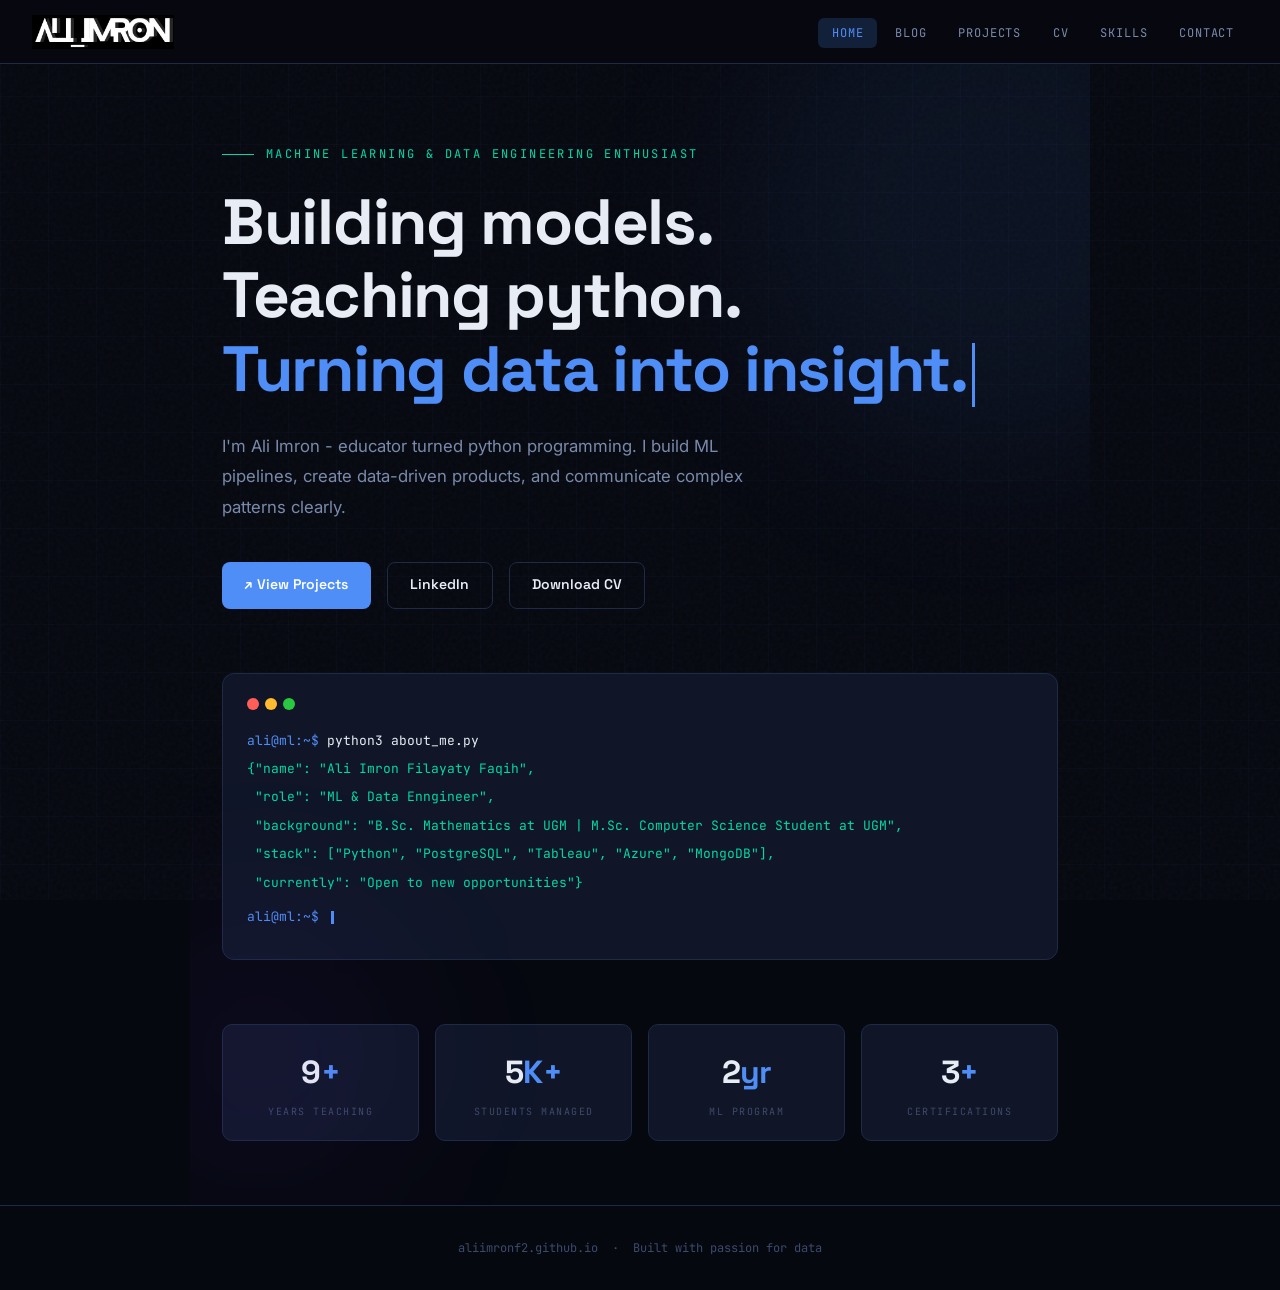
<file: index.html>
<!DOCTYPE html>
<html lang="en">
<head>
  <meta charset="UTF-8" />
  <meta name="viewport" content="width=device-width, initial-scale=1.0" />
  <meta property="og:description" content="Building models. Teaching python. Turning data into insight." />
  <link rel="icon" type="image/png" href="favicon.png">
  <link rel="apple-touch-icon" href="favicon.png">
  <title>Ali Imron - ML & Data Engineering Enthusiast</title>
  <link rel="stylesheet" href="style.css" />
  <style>
    .hero {
      position: relative;
      min-height: calc(100vh - 64px);
      display: flex;
      flex-direction: column;
      justify-content: center;
      overflow: hidden;
      padding: 5rem 2rem 4rem;
      max-width: 900px;
      margin: 0 auto;
    }

    .hero-eyebrow {
      font-family: var(--mono);
      font-size: 12px;
      letter-spacing: 0.2em;
      text-transform: uppercase;
      color: var(--green);
      margin-bottom: 1.25rem;
      display: flex;
      align-items: center;
      gap: 0.75rem;
    }

    .hero-eyebrow::before {
      content: '';
      display: block;
      width: 32px;
      height: 1px;
      background: var(--green);
    }

    .hero h1 {
      margin-bottom: 1.5rem;
    }

    .hero h1 span.accent {
      color: var(--accent);
      position: relative;
    }

    .hero-desc {
      max-width: 560px;
      color: var(--text-muted);
      font-size: 1.05rem;
      margin-bottom: 2.5rem;
    }

    .hero-actions {
      display: flex;
      gap: 1rem;
      flex-wrap: wrap;
    }

    /* Blinking cursor */
    .cursor {
      display: inline-block;
      width: 3px;
      height: 1em;
      background: var(--accent);
      vertical-align: middle;
      margin-left: 4px;
      animation: blink 1s step-end infinite;
    }
    @keyframes blink { 50% { opacity: 0; } }

    /* TERMINAL CARD */
    .terminal {
      background: var(--surface);
      border: 1px solid var(--border);
      border-radius: 12px;
      padding: 1.5rem;
      font-family: var(--mono);
      font-size: 13px;
      color: var(--text-muted);
      margin-top: 4rem;
    }

    .terminal-bar {
      display: flex;
      gap: 6px;
      margin-bottom: 1.25rem;
    }

    .terminal-bar span {
      width: 12px;
      height: 12px;
      border-radius: 50%;
    }

    .terminal-bar .t-red { background: #ff5f57; }
    .terminal-bar .t-yellow { background: #febc2e; }
    .terminal-bar .t-green { background: #28c840; }

    .terminal-line { margin-bottom: 0.4rem; }
    .terminal-line .prompt { color: var(--accent); }
    .terminal-line .cmd { color: var(--text); }
    .terminal-line .out { color: var(--green); }
    .terminal-line .comment { color: var(--text-dim); }

    /* STATS ROW */
    .stats-row {
      display: grid;
      grid-template-columns: repeat(auto-fit, minmax(160px, 1fr));
      gap: 1rem;
      margin-top: 4rem;
    }

    .stat-card {
      background: var(--surface);
      border: 1px solid var(--border);
      border-radius: 10px;
      padding: 1.25rem 1.5rem;
      text-align: center;
    }

    .stat-card .stat-num {
      font-family: var(--sans);
      font-size: 2rem;
      font-weight: 700;
      color: var(--text);
      letter-spacing: -0.03em;
    }

    .stat-card .stat-num span {
      color: var(--accent);
    }

    .stat-card .stat-label {
      font-family: var(--mono);
      font-size: 10px;
      letter-spacing: 0.15em;
      text-transform: uppercase;
      color: var(--text-dim);
      margin-top: 0.25rem;
    }

    /* GLOW blobs */
    .blob1 {
      width: 500px; height: 500px;
      background: rgba(79,142,247,0.07);
      top: -100px; right: -150px;
    }
    .blob2 {
      width: 300px; height: 300px;
      background: rgba(124,58,237,0.06);
      bottom: 0; left: -80px;
    }
  </style>
</head>
<body>
  <div class="grid-bg"></div>

  <nav>
    <a href="index.html" class="logo"><img src="logo.png" alt="Ali Imron" /></a>
    <button class="nav-toggle" onclick="document.querySelector('nav ul').classList.toggle('open')">☰</button>
    <ul>
      <li><a href="index.html" class="active">Home</a></li>
      <li><a href="blog.html">Blog</a></li>
      <li><a href="projects.html">Projects</a></li>
      <li><a href="cv.html">CV</a></li>
      <li><a href="skills.html">Skills</a></li>
      <li><a href="contact.html">Contact</a></li>
    </ul>
  </nav>

  <main>
    <div class="hero">
      <div class="glow-blob blob1"></div>
      <div class="glow-blob blob2"></div>

      <p class="hero-eyebrow">Machine Learning &amp; Data Engineering Enthusiast</p>
      <h1>
        Building models.<br>
        Teaching python.<br>
        <span class="accent">Turning data into insight.<span class="cursor"></span></span>
      </h1>
      <p class="hero-desc">
        I'm Ali Imron - educator turned python programming. I build ML pipelines, create data-driven products,
        and communicate complex patterns clearly.
      </p>
      <div class="hero-actions">
        <a href="projects.html" class="btn btn-primary">↗ View Projects</a>
        <a href="https://www.linkedin.com/in/ali-imron-filayaty-faqih/" class="btn btn-outline">LinkedIn</a>
        <a href="cv.html" class="btn btn-outline">Download CV</a>
      </div>

      <div class="terminal">
        <div class="terminal-bar">
          <span class="t-red"></span>
          <span class="t-yellow"></span>
          <span class="t-green"></span>
        </div>
        <div class="terminal-line">
          <span class="prompt">ali@ml:~$</span>
          <span class="cmd"> python3 about_me.py</span>
        </div>
        <div class="terminal-line"><span class="out">{"name": "Ali Imron Filayaty Faqih",</span></div>
        <div class="terminal-line"><span class="out">&nbsp;"role": "ML & Data Enngineer",</span></div>
        <div class="terminal-line"><span class="out">&nbsp;"background": "B.Sc. Mathematics at UGM | M.Sc. Computer Science Student at UGM",</span></div>
        <div class="terminal-line"><span class="out">&nbsp;"stack": ["Python", "PostgreSQL", "Tableau", "Azure", "MongoDB"],</span></div>
        <div class="terminal-line"><span class="out">&nbsp;"currently": "Open to new opportunities"}</span></div>
        <div class="terminal-line" style="margin-top:0.75rem">
          <span class="prompt">ali@ml:~$</span>
          <span class="cmd"> <span class="cursor"></span></span>
        </div>
      </div>

      <div class="stats-row">
        <div class="stat-card">
          <div class="stat-num">9<span>+</span></div>
          <div class="stat-label">Years Teaching</div>
        </div>
        <div class="stat-card">
          <div class="stat-num">5<span>K+</span></div>
          <div class="stat-label">Students Managed</div>
        </div>
        <div class="stat-card">
          <div class="stat-num">2<span>yr</span></div>
          <div class="stat-label">ML Program</div>
        </div>
        <div class="stat-card">
          <div class="stat-num">3<span>+</span></div>
          <div class="stat-label">Certifications</div>
        </div>
      </div>
    </div>
  </main>

  <footer>
    <span>aliimronf2.github.io</span> &nbsp;·&nbsp; <span>Built with passion for data</span>
  </footer>
</body>
</html>
</file>
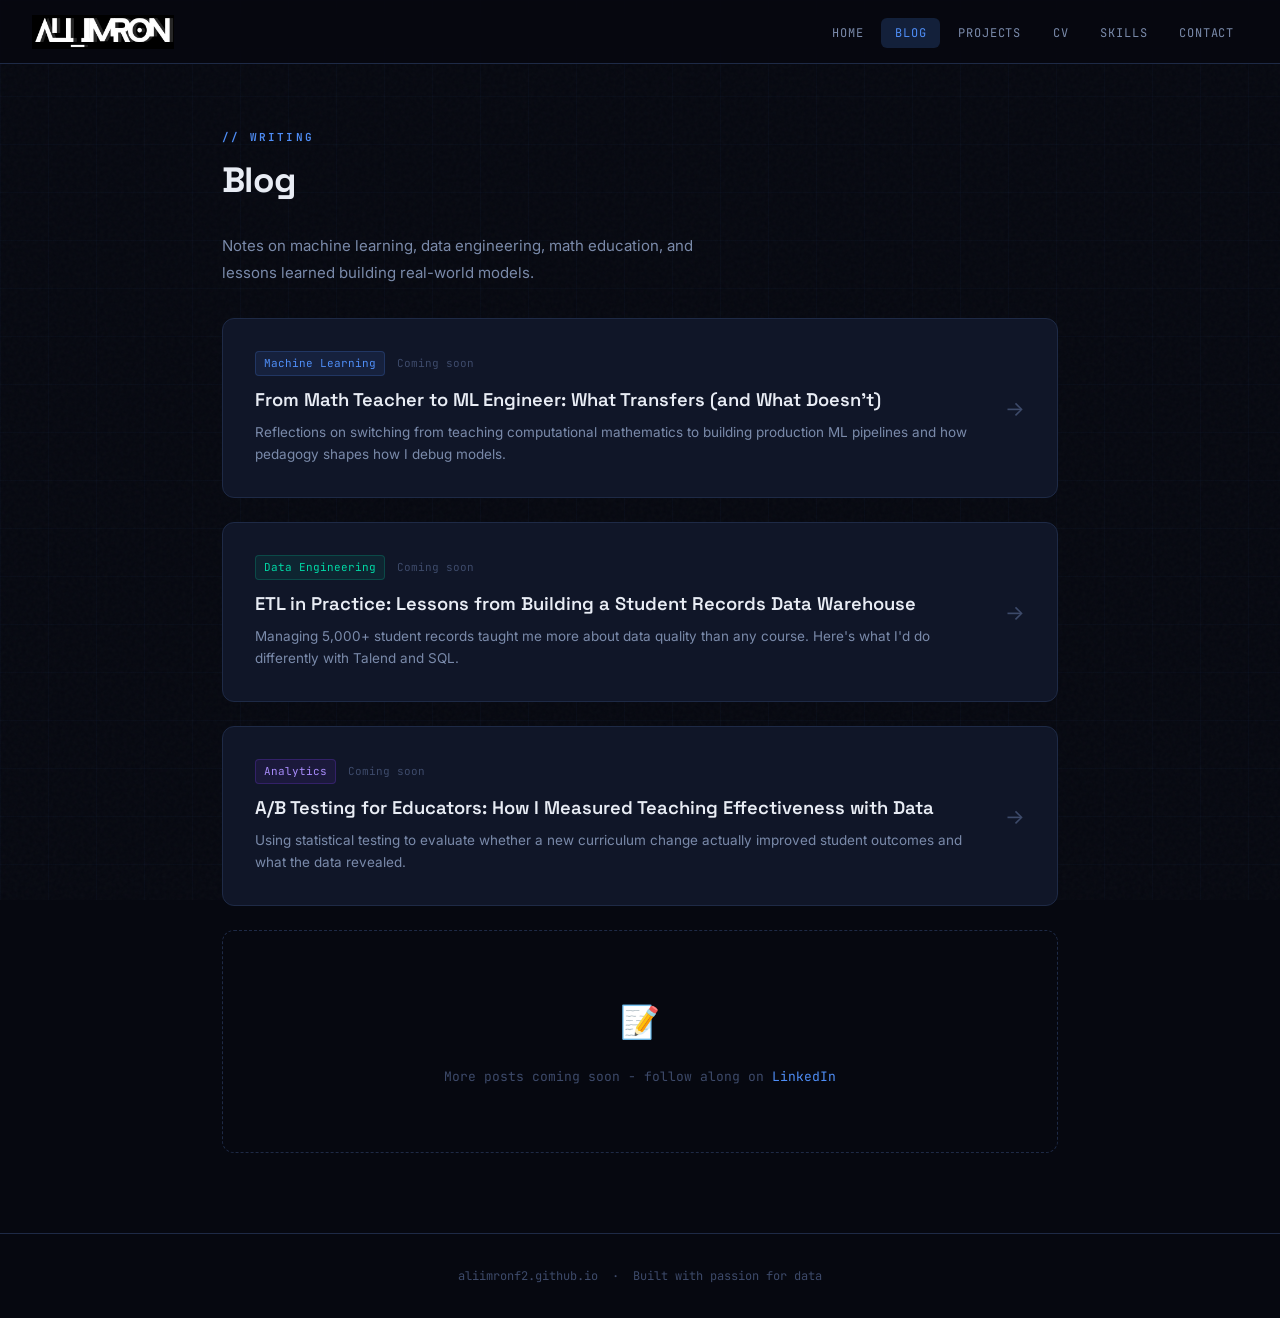
<file: blog.html>
<!DOCTYPE html>
<html lang="en">
<head>
  <meta charset="UTF-8" />
  <meta name="viewport" content="width=device-width, initial-scale=1.0" />
  <meta property="og:description" content="Building models. Teaching python. Turning data into insight." />
  <link rel="icon" type="image/png" href="favicon.png">
  <link rel="apple-touch-icon" href="favicon.png">
  <title>Blog - Ali Imron</title>
  <link rel="stylesheet" href="style.css" />
  <style>
    .page-header {
      max-width: 900px;
      margin: 0 auto;
      padding: 4rem 2rem 2rem;
    }

    .blog-grid {
      max-width: 900px;
      margin: 0 auto;
      padding: 0 2rem 5rem;
      display: grid;
      gap: 1.5rem;
    }

    .post-card {
      background: var(--surface);
      border: 1px solid var(--border);
      border-radius: 12px;
      padding: 2rem;
      display: grid;
      grid-template-columns: 1fr auto;
      gap: 1rem;
      text-decoration: none;
      color: inherit;
      transition: border-color 0.2s, transform 0.2s, box-shadow 0.2s;
    }

    .post-card:hover {
      border-color: rgba(79,142,247,0.4);
      transform: translateX(4px);
      box-shadow: 0 4px 24px rgba(79,142,247,0.07);
    }

    .post-meta {
      display: flex;
      align-items: center;
      gap: 0.75rem;
      margin-bottom: 0.75rem;
      flex-wrap: wrap;
    }

    .post-date {
      font-family: var(--mono);
      font-size: 11px;
      color: var(--text-dim);
    }

    .post-card h3 {
      font-family: var(--sans);
      font-size: 1.15rem;
      font-weight: 600;
      color: var(--text);
      margin-bottom: 0.5rem;
      line-height: 1.35;
    }

    .post-card p {
      font-size: 13.5px;
      color: var(--text-muted);
      line-height: 1.65;
    }

    .post-arrow {
      color: var(--text-dim);
      font-size: 1.3rem;
      align-self: center;
      transition: color 0.2s, transform 0.2s;
    }

    .post-card:hover .post-arrow {
      color: var(--accent);
      transform: translateX(4px);
    }

    .coming-soon {
      text-align: center;
      padding: 4rem 2rem;
      font-family: var(--mono);
      font-size: 13px;
      color: var(--text-dim);
      border: 1px dashed var(--border);
      border-radius: 12px;
    }
    .coming-soon .cs-icon { font-size: 2rem; margin-bottom: 1rem; }
  </style>
</head>
<body>
  <div class="grid-bg"></div>

  <nav>
    <a href="index.html" class="logo"><img src="logo.png" alt="Ali Imron" /></a>
    <button class="nav-toggle" onclick="document.querySelector('nav ul').classList.toggle('open')">☰</button>
    <ul>
      <li><a href="index.html">Home</a></li>
      <li><a href="blog.html" class="active">Blog</a></li>
      <li><a href="projects.html">Projects</a></li>
      <li><a href="cv.html">CV</a></li>
      <li><a href="skills.html">Skills</a></li>
      <li><a href="contact.html">Contact</a></li>
    </ul>
  </nav>

  <main>
    <div class="page-header">
      <p class="section-label">// writing</p>
      <h2>Blog</h2>
      <p style="max-width:520px;">Notes on machine learning, data engineering, math education, and lessons learned building real-world models.</p>
    </div>

    <div class="blog-grid">

      <a href="#" class="post-card">
        <div>
          <div class="post-meta">
            <span class="tag">Machine Learning</span>
            <span class="post-date">Coming soon</span>
          </div>
          <h3>From Math Teacher to ML Engineer: What Transfers (and What Doesn't)</h3>
          <p>Reflections on switching from teaching computational mathematics to building production ML pipelines and how pedagogy shapes how I debug models.</p>
        </div>
        <span class="post-arrow">→</span>
      </a>

      <a href="#" class="post-card">
        <div>
          <div class="post-meta">
            <span class="tag green">Data Engineering</span>
            <span class="post-date">Coming soon</span>
          </div>
          <h3>ETL in Practice: Lessons from Building a Student Records Data Warehouse</h3>
          <p>Managing 5,000+ student records taught me more about data quality than any course. Here's what I'd do differently with Talend and SQL.</p>
        </div>
        <span class="post-arrow">→</span>
      </a>

      <a href="#" class="post-card">
        <div>
          <div class="post-meta">
            <span class="tag purple">Analytics</span>
            <span class="post-date">Coming soon</span>
          </div>
          <h3>A/B Testing for Educators: How I Measured Teaching Effectiveness with Data</h3>
          <p>Using statistical testing to evaluate whether a new curriculum change actually improved student outcomes and what the data revealed.</p>
        </div>
        <span class="post-arrow">→</span>
      </a>

      <div class="coming-soon">
        <div class="cs-icon">📝</div>
        <div>More posts coming soon - follow along on <a href="https://www.linkedin.com/in/ali-imron-filayaty-faqih/" target="_blank" style="color:var(--accent);text-decoration:none;">LinkedIn</a></div>
      </div>

    </div>
  </main>

  <footer>
    <span>aliimronf2.github.io</span> &nbsp;·&nbsp; <span>Built with passion for data</span>
  </footer>
</body>
</html>
</file>
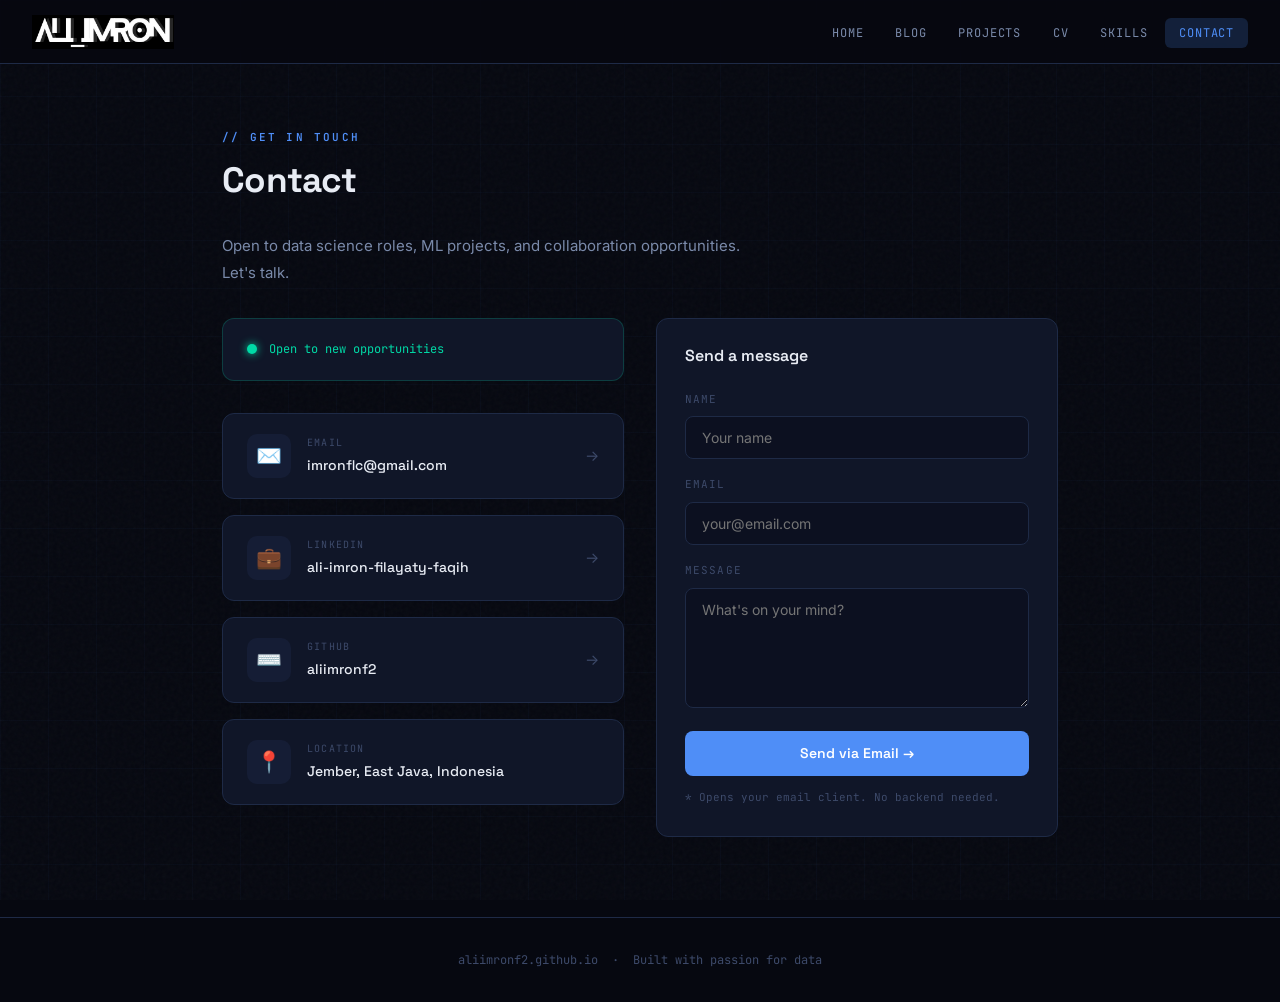
<file: contact.html>
<!DOCTYPE html>
<html lang="en">
<head>
  <meta charset="UTF-8" />
  <meta name="viewport" content="width=device-width, initial-scale=1.0" />
  <meta property="og:description" content="Building models. Teaching python. Turning data into insight." />
  <link rel="icon" type="image/png" href="favicon.png">
  <link rel="apple-touch-icon" href="favicon.png">
  <title>Contact - Ali Imron</title>
  <link rel="stylesheet" href="style.css" />
  <style>
    .page-header {
      max-width: 900px;
      margin: 0 auto;
      padding: 4rem 2rem 2rem;
    }

    .contact-layout {
      max-width: 900px;
      margin: 0 auto;
      padding: 0 2rem 5rem;
      display: grid;
      grid-template-columns: 1fr 1fr;
      gap: 2rem;
      align-items: start;
    }

    @media (max-width: 640px) {
      .contact-layout { grid-template-columns: 1fr; }
    }

    /* CONTACT LINKS */
    .contact-links {
      display: flex;
      flex-direction: column;
      gap: 1rem;
    }

    .contact-link {
      display: flex;
      align-items: center;
      gap: 1rem;
      background: var(--surface);
      border: 1px solid var(--border);
      border-radius: 12px;
      padding: 1.25rem 1.5rem;
      text-decoration: none;
      color: inherit;
      transition: border-color 0.2s, transform 0.2s;
    }

    .contact-link:hover {
      border-color: rgba(79,142,247,0.4);
      transform: translateX(4px);
    }

    .contact-icon {
      width: 44px;
      height: 44px;
      background: var(--surface2);
      border-radius: 10px;
      display: flex;
      align-items: center;
      justify-content: center;
      font-size: 1.3rem;
      flex-shrink: 0;
    }

    .contact-text .ct-label {
      font-family: var(--mono);
      font-size: 10px;
      letter-spacing: 0.12em;
      text-transform: uppercase;
      color: var(--text-dim);
      margin-bottom: 0.2rem;
    }

    .contact-text .ct-value {
      font-family: var(--sans);
      font-weight: 500;
      font-size: 14px;
      color: var(--text);
    }

    .contact-arrow {
      margin-left: auto;
      color: var(--text-dim);
      transition: color 0.2s;
    }

    .contact-link:hover .contact-arrow { color: var(--accent); }

    /* FORM */
    .contact-form {
      background: var(--surface);
      border: 1px solid var(--border);
      border-radius: 12px;
      padding: 1.75rem;
    }

    .contact-form h3 {
      font-family: var(--sans);
      font-weight: 600;
      font-size: 1rem;
      color: var(--text);
      margin-bottom: 1.5rem;
    }

    .form-group {
      margin-bottom: 1rem;
    }

    .form-group label {
      display: block;
      font-family: var(--mono);
      font-size: 11px;
      letter-spacing: 0.1em;
      text-transform: uppercase;
      color: var(--text-dim);
      margin-bottom: 0.5rem;
    }

    .form-group input,
    .form-group textarea {
      width: 100%;
      background: var(--bg2);
      border: 1px solid var(--border);
      border-radius: 8px;
      padding: 0.75rem 1rem;
      font-family: var(--body);
      font-size: 14px;
      color: var(--text);
      outline: none;
      transition: border-color 0.2s;
      resize: vertical;
    }

    .form-group input:focus,
    .form-group textarea:focus {
      border-color: rgba(79,142,247,0.5);
    }

    .form-group textarea { min-height: 120px; }

    .form-note {
      font-family: var(--mono);
      font-size: 11px;
      color: var(--text-dim);
      margin-top: 0.75rem;
    }

    .availability {
      background: var(--surface);
      border: 1px solid rgba(0,217,166,0.2);
      border-radius: 12px;
      padding: 1.25rem 1.5rem;
      display: flex;
      align-items: center;
      gap: 0.75rem;
      margin-bottom: 2rem;
    }

    .avail-dot {
      width: 10px;
      height: 10px;
      background: var(--green);
      border-radius: 50%;
      flex-shrink: 0;
      box-shadow: 0 0 8px var(--green);
      animation: pulse 2s ease infinite;
    }

    @keyframes pulse {
      0%, 100% { box-shadow: 0 0 4px var(--green); }
      50% { box-shadow: 0 0 14px var(--green); }
    }

    .avail-text {
      font-family: var(--mono);
      font-size: 12px;
      color: var(--green);
    }
  </style>
</head>
<body>
  <div class="grid-bg"></div>

  <nav>
    <a href="index.html" class="logo"><img src="logo.png" alt="Ali Imron" /></a>
    <button class="nav-toggle" onclick="document.querySelector('nav ul').classList.toggle('open')">☰</button>
    <ul>
      <li><a href="index.html">Home</a></li>
      <li><a href="blog.html">Blog</a></li>
      <li><a href="projects.html">Projects</a></li>
      <li><a href="cv.html">CV</a></li>
      <li><a href="skills.html">Skills</a></li>
      <li><a href="contact.html" class="active">Contact</a></li>
    </ul>
  </nav>

  <main>
    <div class="page-header">
      <p class="section-label">// get in touch</p>
      <h2>Contact</h2>
      <p style="max-width:520px;">Open to data science roles, ML projects, and collaboration opportunities. Let's talk.</p>
    </div>

    <div class="contact-layout">
      <div>
        <div class="availability">
          <div class="avail-dot"></div>
          <span class="avail-text">Open to new opportunities</span>
        </div>

        <div class="contact-links">
          <a href="mailto:imronflc@gmail.com" class="contact-link">
            <div class="contact-icon">✉️</div>
            <div class="contact-text">
              <div class="ct-label">Email</div>
              <div class="ct-value">imronflc@gmail.com</div>
            </div>
            <span class="contact-arrow">→</span>
          </a>

          <a href="https://www.linkedin.com/in/ali-imron-filayaty-faqih/" target="_blank" class="contact-link">
            <div class="contact-icon">💼</div>
            <div class="contact-text">
              <div class="ct-label">LinkedIn</div>
              <div class="ct-value">ali-imron-filayaty-faqih</div>
            </div>
            <span class="contact-arrow">→</span>
          </a>

          <a href="https://github.com/aliimronf2" target="_blank" class="contact-link">
            <div class="contact-icon">⌨️</div>
            <div class="contact-text">
              <div class="ct-label">GitHub</div>
              <div class="ct-value">aliimronf2</div>
            </div>
            <span class="contact-arrow">→</span>
          </a>

          <div class="contact-link" style="cursor:default;">
            <div class="contact-icon">📍</div>
            <div class="contact-text">
              <div class="ct-label">Location</div>
              <div class="ct-value">Jember, East Java, Indonesia</div>
            </div>
          </div>
        </div>
      </div>

      <div class="contact-form">
        <h3>Send a message</h3>
        <div class="form-group">
          <label>Name</label>
          <input type="text" placeholder="Your name" />
        </div>
        <div class="form-group">
          <label>Email</label>
          <input type="email" placeholder="your@email.com" />
        </div>
        <div class="form-group">
          <label>Message</label>
          <textarea placeholder="What's on your mind?"></textarea>
        </div>
        <a href="mailto:imronflc@gmail.com" class="btn btn-primary" style="width:100%;justify-content:center;">
          Send via Email →
        </a>
        <p class="form-note">* Opens your email client. No backend needed.</p>
      </div>
    </div>
  </main>

  <footer>
    <span>aliimronf2.github.io</span> &nbsp;·&nbsp; <span>Built with passion for data</span>
  </footer>
</body>
</html>
</file>
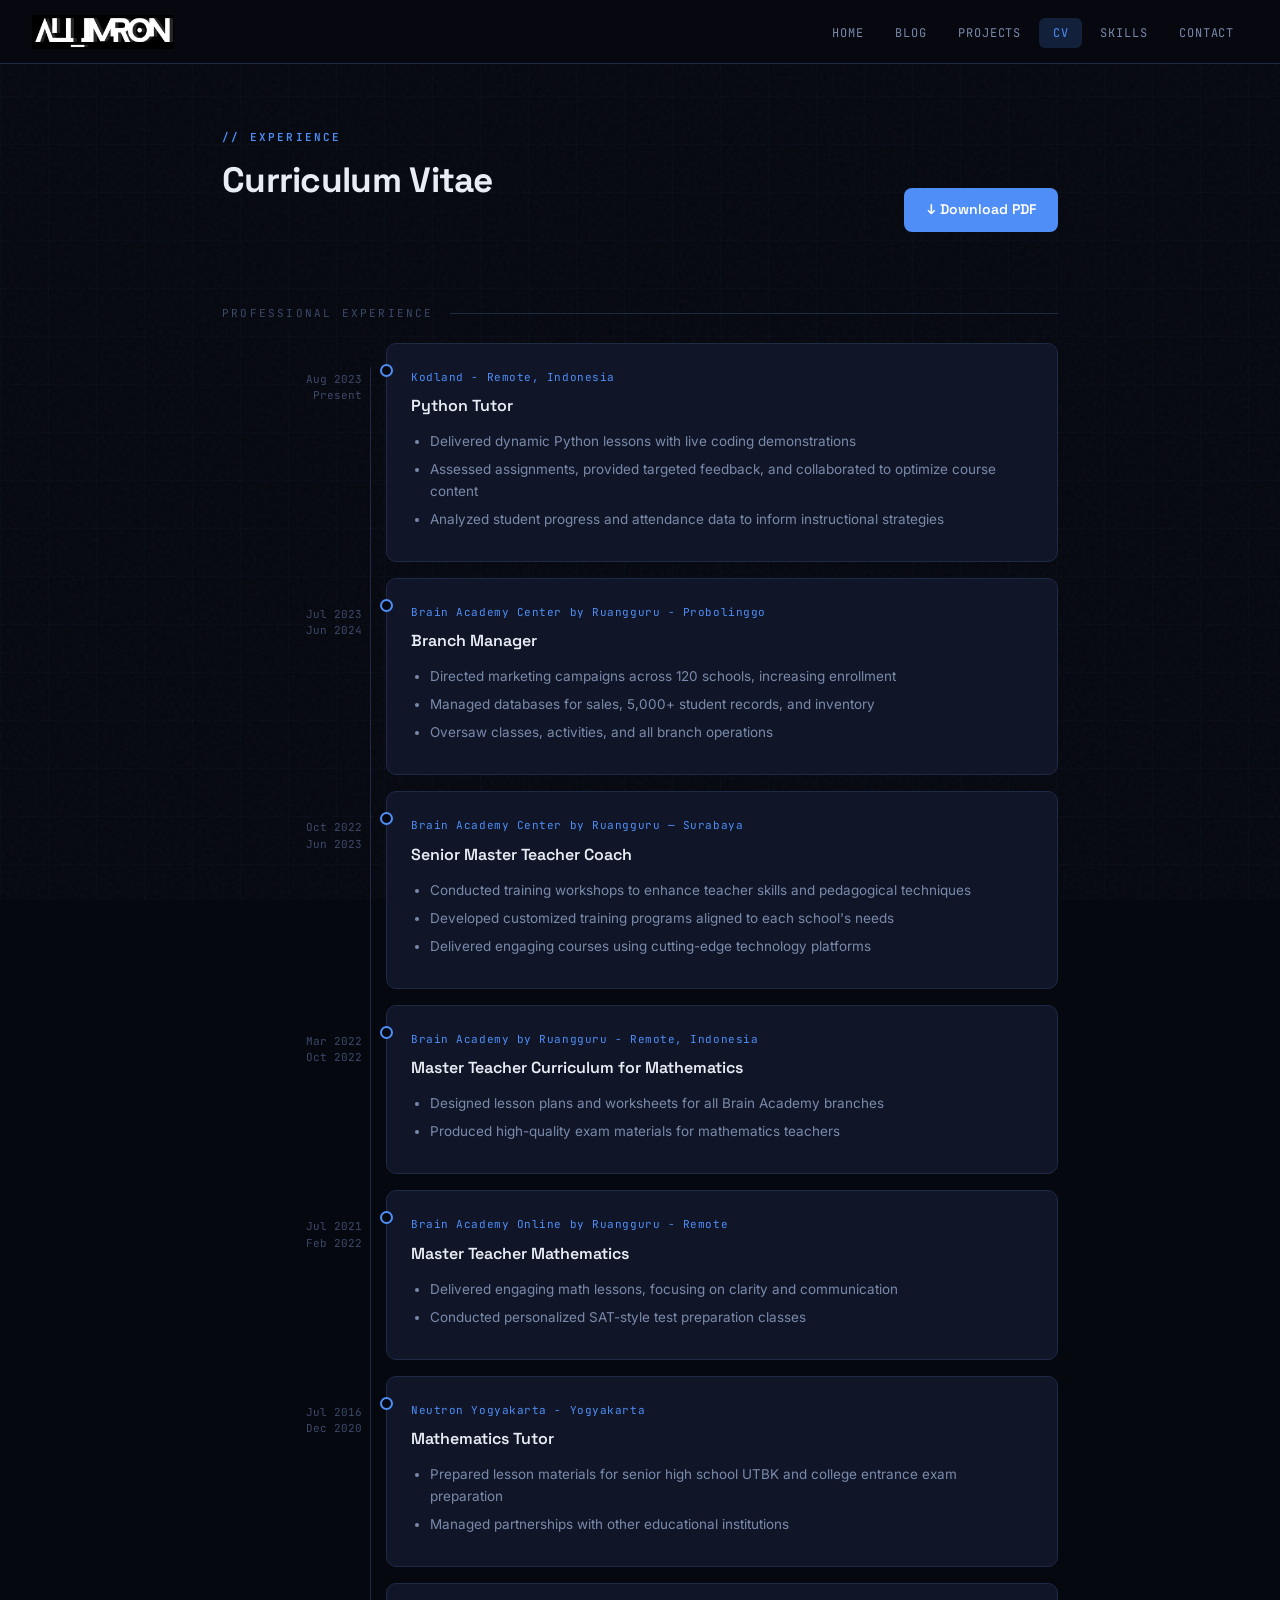
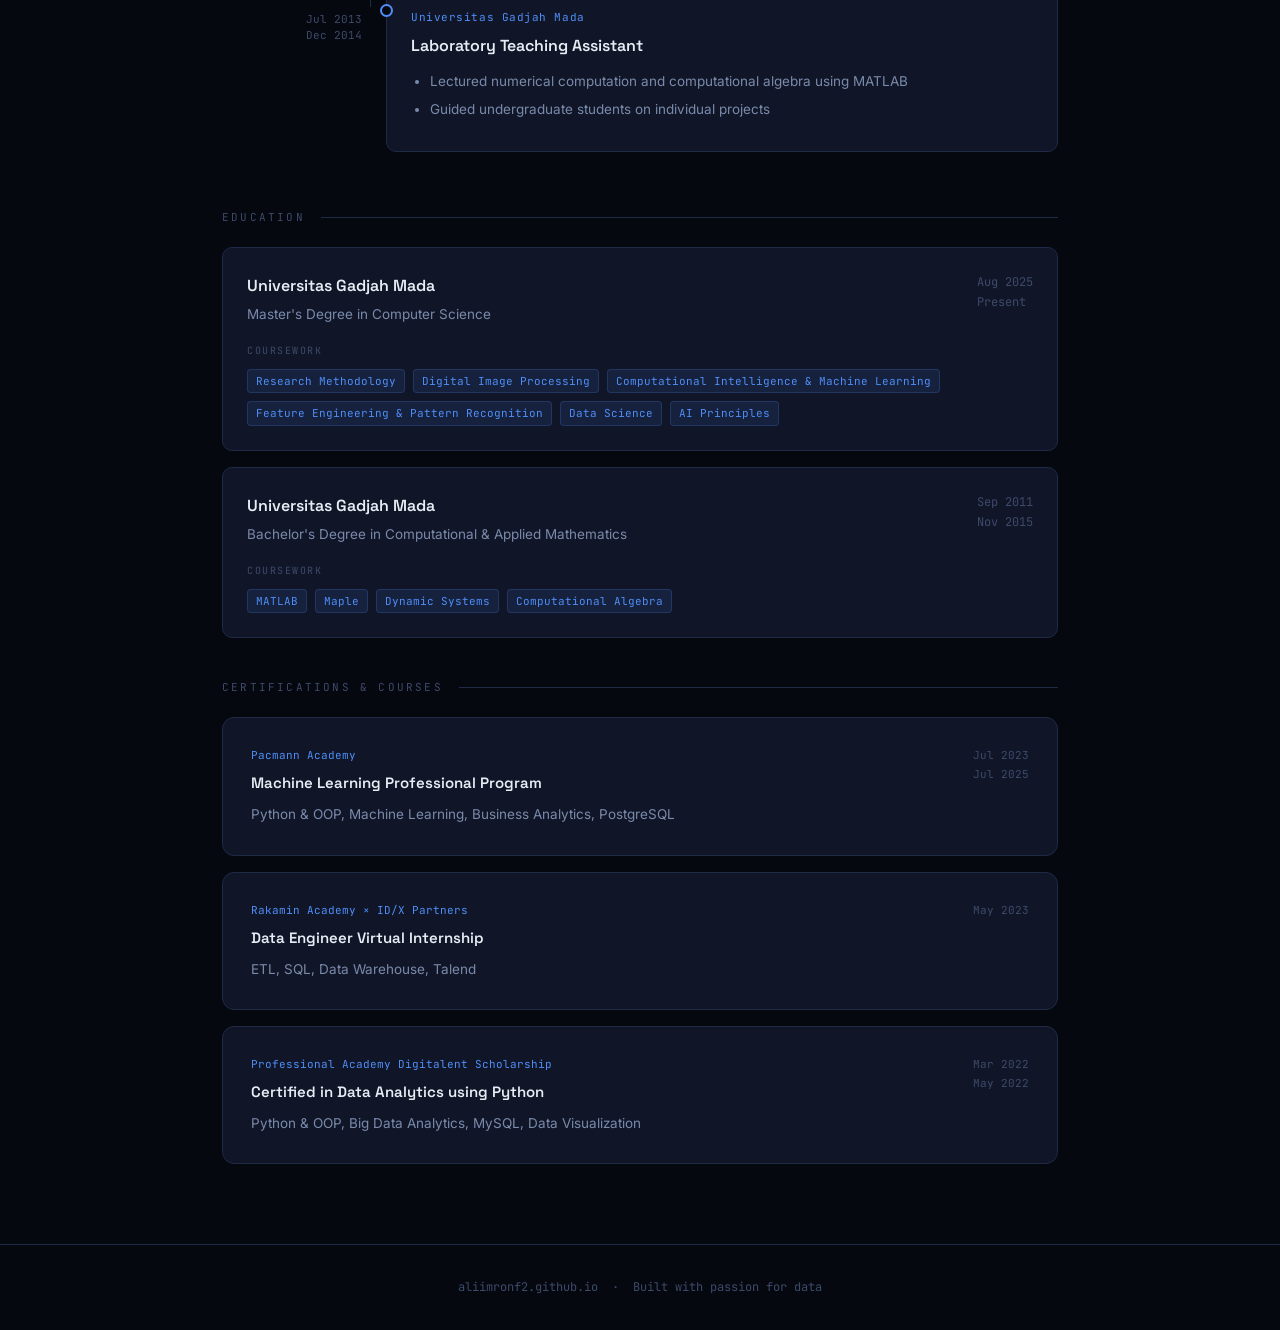
<file: cv.html>
<!DOCTYPE html>
<html lang="en">
<head>
  <meta charset="UTF-8" />
  <meta name="viewport" content="width=device-width, initial-scale=1.0" />
  <meta property="og:description" content="Building models. Teaching python. Turning data into insight." />
  <link rel="icon" type="image/png" href="favicon.png">
  <link rel="apple-touch-icon" href="favicon.png">
  <title>CV - Ali Imron</title>
  <link rel="stylesheet" href="style.css" />
  <style>
    .page-header {
      max-width: 900px;
      margin: 0 auto;
      padding: 4rem 2rem 2rem;
      display: flex;
      justify-content: space-between;
      align-items: flex-end;
      flex-wrap: wrap;
      gap: 1.5rem;
    }

    .cv-content {
      max-width: 900px;
      margin: 0 auto;
      padding: 0 2rem 5rem;
    }

    .cv-section-title {
      font-family: var(--mono);
      font-size: 11px;
      letter-spacing: 0.2em;
      text-transform: uppercase;
      color: var(--text-dim);
      margin: 2.5rem 0 1.25rem;
      display: flex;
      align-items: center;
      gap: 1rem;
    }

    .cv-section-title::after {
      content: '';
      flex: 1;
      height: 1px;
      background: var(--border);
    }

    /* Timeline */
    .timeline {
      display: flex;
      flex-direction: column;
      gap: 0;
    }

    .timeline-item {
      display: grid;
      grid-template-columns: 140px 1fr;
      gap: 1.5rem;
      position: relative;
    }

    .timeline-item::before {
      content: '';
      position: absolute;
      left: 148px;
      top: 24px;
      bottom: -24px;
      width: 1px;
      background: var(--border);
    }

    .timeline-item:last-child::before { display: none; }

    .timeline-date {
      font-family: var(--mono);
      font-size: 11px;
      color: var(--text-dim);
      padding-top: 1.75rem;
      text-align: right;
      line-height: 1.5;
    }

    .timeline-body {
      padding: 1.5rem;
      background: var(--surface);
      border: 1px solid var(--border);
      border-radius: 10px;
      margin-bottom: 1rem;
      position: relative;
    }

    .timeline-body::before {
      content: '';
      position: absolute;
      left: -7px;
      top: 20px;
      width: 13px;
      height: 13px;
      background: var(--bg);
      border: 2px solid var(--accent);
      border-radius: 50%;
    }

    .timeline-company {
      font-family: var(--mono);
      font-size: 11px;
      color: var(--accent);
      margin-bottom: 0.35rem;
      letter-spacing: 0.05em;
    }

    .timeline-role {
      font-family: var(--sans);
      font-weight: 600;
      font-size: 1rem;
      color: var(--text);
      margin-bottom: 0.75rem;
    }

    .timeline-body ul {
      padding-left: 1.2rem;
      margin-top: 0.5rem;
    }

    .timeline-body ul li {
      color: var(--text-muted);
      font-size: 13.5px;
      margin-bottom: 0.4rem;
      line-height: 1.6;
    }

    /* Education card */
    .edu-card {
      background: var(--surface);
      border: 1px solid var(--border);
      border-radius: 10px;
      padding: 1.5rem;
      display: grid;
      grid-template-columns: 1fr auto;
      gap: 1rem;
    }

    .edu-card .edu-school {
      font-family: var(--sans);
      font-weight: 600;
      font-size: 1rem;
      color: var(--text);
      margin-bottom: 0.25rem;
    }

    .edu-card .edu-degree {
      color: var(--text-muted);
      font-size: 13.5px;
    }

    .edu-card .edu-year {
      font-family: var(--mono);
      font-size: 12px;
      color: var(--text-dim);
      white-space: nowrap;
    }

    @media (max-width: 640px) {
      .timeline-item { grid-template-columns: 1fr; }
      .timeline-date { padding-top: 0; text-align: left; }
      .timeline-item::before { display: none; }
      .timeline-body::before { display: none; }
    }
  </style>
</head>
<body>
  <div class="grid-bg"></div>

  <nav>
    <a href="index.html" class="logo"><img src="logo.png" alt="Ali Imron" /></a>
    <button class="nav-toggle" onclick="document.querySelector('nav ul').classList.toggle('open')">☰</button>
    <ul>
      <li><a href="index.html">Home</a></li>
      <li><a href="blog.html">Blog</a></li>
      <li><a href="projects.html">Projects</a></li>
      <li><a href="cv.html" class="active">CV</a></li>
      <li><a href="skills.html">Skills</a></li>
      <li><a href="contact.html">Contact</a></li>
    </ul>
  </nav>

  <main>
    <div class="page-header">
      <div>
        <p class="section-label">// experience</p>
        <h2>Curriculum Vitae</h2>
      </div>
      <a href="https://docs.google.com/document/d/1pQQNfBHK0QiI4P7WDF8lLD5Ogzo8Xo2e_aoRy4fBHcs/export?format=pdf" download class="btn btn-primary">↓ Download PDF</a>
    </div>

    <div class="cv-content">

      <div class="cv-section-title">Professional Experience</div>

      <div class="timeline">

        <div class="timeline-item">
          <div class="timeline-date">Aug 2023<br>Present</div>
          <div class="timeline-body">
            <div class="timeline-company">Kodland - Remote, Indonesia</div>
            <div class="timeline-role">Python Tutor</div>
            <ul>
              <li>Delivered dynamic Python lessons with live coding demonstrations</li>
              <li>Assessed assignments, provided targeted feedback, and collaborated to optimize course content</li>
              <li>Analyzed student progress and attendance data to inform instructional strategies</li>
            </ul>
          </div>
        </div>

        <div class="timeline-item">
          <div class="timeline-date">Jul 2023<br>Jun 2024</div>
          <div class="timeline-body">
            <div class="timeline-company">Brain Academy Center by Ruangguru - Probolinggo</div>
            <div class="timeline-role">Branch Manager</div>
            <ul>
              <li>Directed marketing campaigns across 120 schools, increasing enrollment</li>
              <li>Managed databases for sales, 5,000+ student records, and inventory</li>
              <li>Oversaw classes, activities, and all branch operations</li>
            </ul>
          </div>
        </div>

        <div class="timeline-item">
          <div class="timeline-date">Oct 2022<br>Jun 2023</div>
          <div class="timeline-body">
            <div class="timeline-company">Brain Academy Center by Ruangguru — Surabaya</div>
            <div class="timeline-role">Senior Master Teacher Coach</div>
            <ul>
              <li>Conducted training workshops to enhance teacher skills and pedagogical techniques</li>
              <li>Developed customized training programs aligned to each school's needs</li>
              <li>Delivered engaging courses using cutting-edge technology platforms</li>
            </ul>
          </div>
        </div>

        <div class="timeline-item">
          <div class="timeline-date">Mar 2022<br>Oct 2022</div>
          <div class="timeline-body">
            <div class="timeline-company">Brain Academy by Ruangguru - Remote, Indonesia</div>
            <div class="timeline-role">Master Teacher Curriculum for Mathematics</div>
            <ul>
              <li>Designed lesson plans and worksheets for all Brain Academy branches</li>
              <li>Produced high-quality exam materials for mathematics teachers</li>
            </ul>
          </div>
        </div>

        <div class="timeline-item">
          <div class="timeline-date">Jul 2021<br>Feb 2022</div>
          <div class="timeline-body">
            <div class="timeline-company">Brain Academy Online by Ruangguru - Remote</div>
            <div class="timeline-role">Master Teacher Mathematics</div>
            <ul>
              <li>Delivered engaging math lessons, focusing on clarity and communication</li>
              <li>Conducted personalized SAT-style test preparation classes</li>
            </ul>
          </div>
        </div>

        <div class="timeline-item">
          <div class="timeline-date">Jul 2016<br>Dec 2020</div>
          <div class="timeline-body">
            <div class="timeline-company">Neutron Yogyakarta - Yogyakarta</div>
            <div class="timeline-role">Mathematics Tutor</div>
            <ul>
              <li>Prepared lesson materials for senior high school UTBK and college entrance exam preparation</li>
              <li>Managed partnerships with other educational institutions</li>
            </ul>
          </div>
        </div>

        <div class="timeline-item">
          <div class="timeline-date">Jul 2013<br>Dec 2014</div>
          <div class="timeline-body">
            <div class="timeline-company">Universitas Gadjah Mada</div>
            <div class="timeline-role">Laboratory Teaching Assistant</div>
            <ul>
              <li>Lectured numerical computation and computational algebra using MATLAB</li>
              <li>Guided undergraduate students on individual projects</li>
            </ul>
          </div>
        </div>

      </div>

      <div class="cv-section-title">Education</div>
      <div style="display:flex;flex-direction:column;gap:1rem;">

        <div class="edu-card">
          <div>
            <div class="edu-school">Universitas Gadjah Mada</div>
            <div class="edu-degree">Master's Degree in Computer Science</div>
            <div style="font-family:var(--mono);font-size:10px;letter-spacing:0.15em;text-transform:uppercase;color:var(--text-dim);margin:1rem 0 0.6rem;">Coursework</div>
            <div style="display:flex;gap:0.5rem;flex-wrap:wrap;">
              <span class="tag">Research Methodology</span>
              <span class="tag">Digital Image Processing</span>
              <span class="tag">Computational Intelligence &amp; Machine Learning</span>
              <span class="tag">Feature Engineering &amp; Pattern Recognition</span>
              <span class="tag">Data Science</span>
              <span class="tag">AI Principles</span>
            </div>
          </div>
          <div class="edu-year">Aug 2025<br>Present</div>
        </div>

        <div class="edu-card">
          <div>
            <div class="edu-school">Universitas Gadjah Mada</div>
            <div class="edu-degree">Bachelor's Degree in Computational &amp; Applied Mathematics</div>
            <div style="font-family:var(--mono);font-size:10px;letter-spacing:0.15em;text-transform:uppercase;color:var(--text-dim);margin:1rem 0 0.6rem;">Coursework</div>
            <div style="display:flex;gap:0.5rem;flex-wrap:wrap;">
              <span class="tag">MATLAB</span>
              <span class="tag">Maple</span>
              <span class="tag">Dynamic Systems</span>
              <span class="tag">Computational Algebra</span>
            </div>
          </div>
          <div class="edu-year">Sep 2011<br>Nov 2015</div>
        </div>

      </div>

      <div class="cv-section-title">Certifications & Courses</div>

      <div style="display:flex;flex-direction:column;gap:1rem;">
        <div class="card" style="display:grid;grid-template-columns:1fr auto;gap:1rem;align-items:start;">
          <div>
            <div style="font-family:var(--mono);font-size:11px;color:var(--accent);margin-bottom:0.35rem;">Pacmann Academy</div>
            <div style="font-family:var(--sans);font-weight:600;color:var(--text);margin-bottom:0.4rem;">Machine Learning Professional Program</div>
            <p style="font-size:13.5px;">Python & OOP, Machine Learning, Business Analytics, PostgreSQL</p>
          </div>
          <div style="font-family:var(--mono);font-size:11px;color:var(--text-dim);white-space:nowrap;">Jul 2023<br>Jul 2025</div>
        </div>

        <div class="card" style="display:grid;grid-template-columns:1fr auto;gap:1rem;align-items:start;">
          <div>
            <div style="font-family:var(--mono);font-size:11px;color:var(--accent);margin-bottom:0.35rem;">Rakamin Academy × ID/X Partners</div>
            <div style="font-family:var(--sans);font-weight:600;color:var(--text);margin-bottom:0.4rem;">Data Engineer Virtual Internship</div>
            <p style="font-size:13.5px;">ETL, SQL, Data Warehouse, Talend</p>
          </div>
          <div style="font-family:var(--mono);font-size:11px;color:var(--text-dim);white-space:nowrap;">May 2023</div>
        </div>

        <div class="card" style="display:grid;grid-template-columns:1fr auto;gap:1rem;align-items:start;">
          <div>
            <div style="font-family:var(--mono);font-size:11px;color:var(--accent);margin-bottom:0.35rem;">Professional Academy Digitalent Scholarship</div>
            <div style="font-family:var(--sans);font-weight:600;color:var(--text);margin-bottom:0.4rem;">Certified in Data Analytics using Python</div>
            <p style="font-size:13.5px;">Python & OOP, Big Data Analytics, MySQL, Data Visualization</p>
          </div>
          <div style="font-family:var(--mono);font-size:11px;color:var(--text-dim);white-space:nowrap;">Mar 2022<br>May 2022</div>
        </div>
      </div>

    </div>
  </main>

  <footer>
    <span>aliimronf2.github.io</span> &nbsp;·&nbsp; <span>Built with passion for data</span>
  </footer>
</body>
</html>
</file>
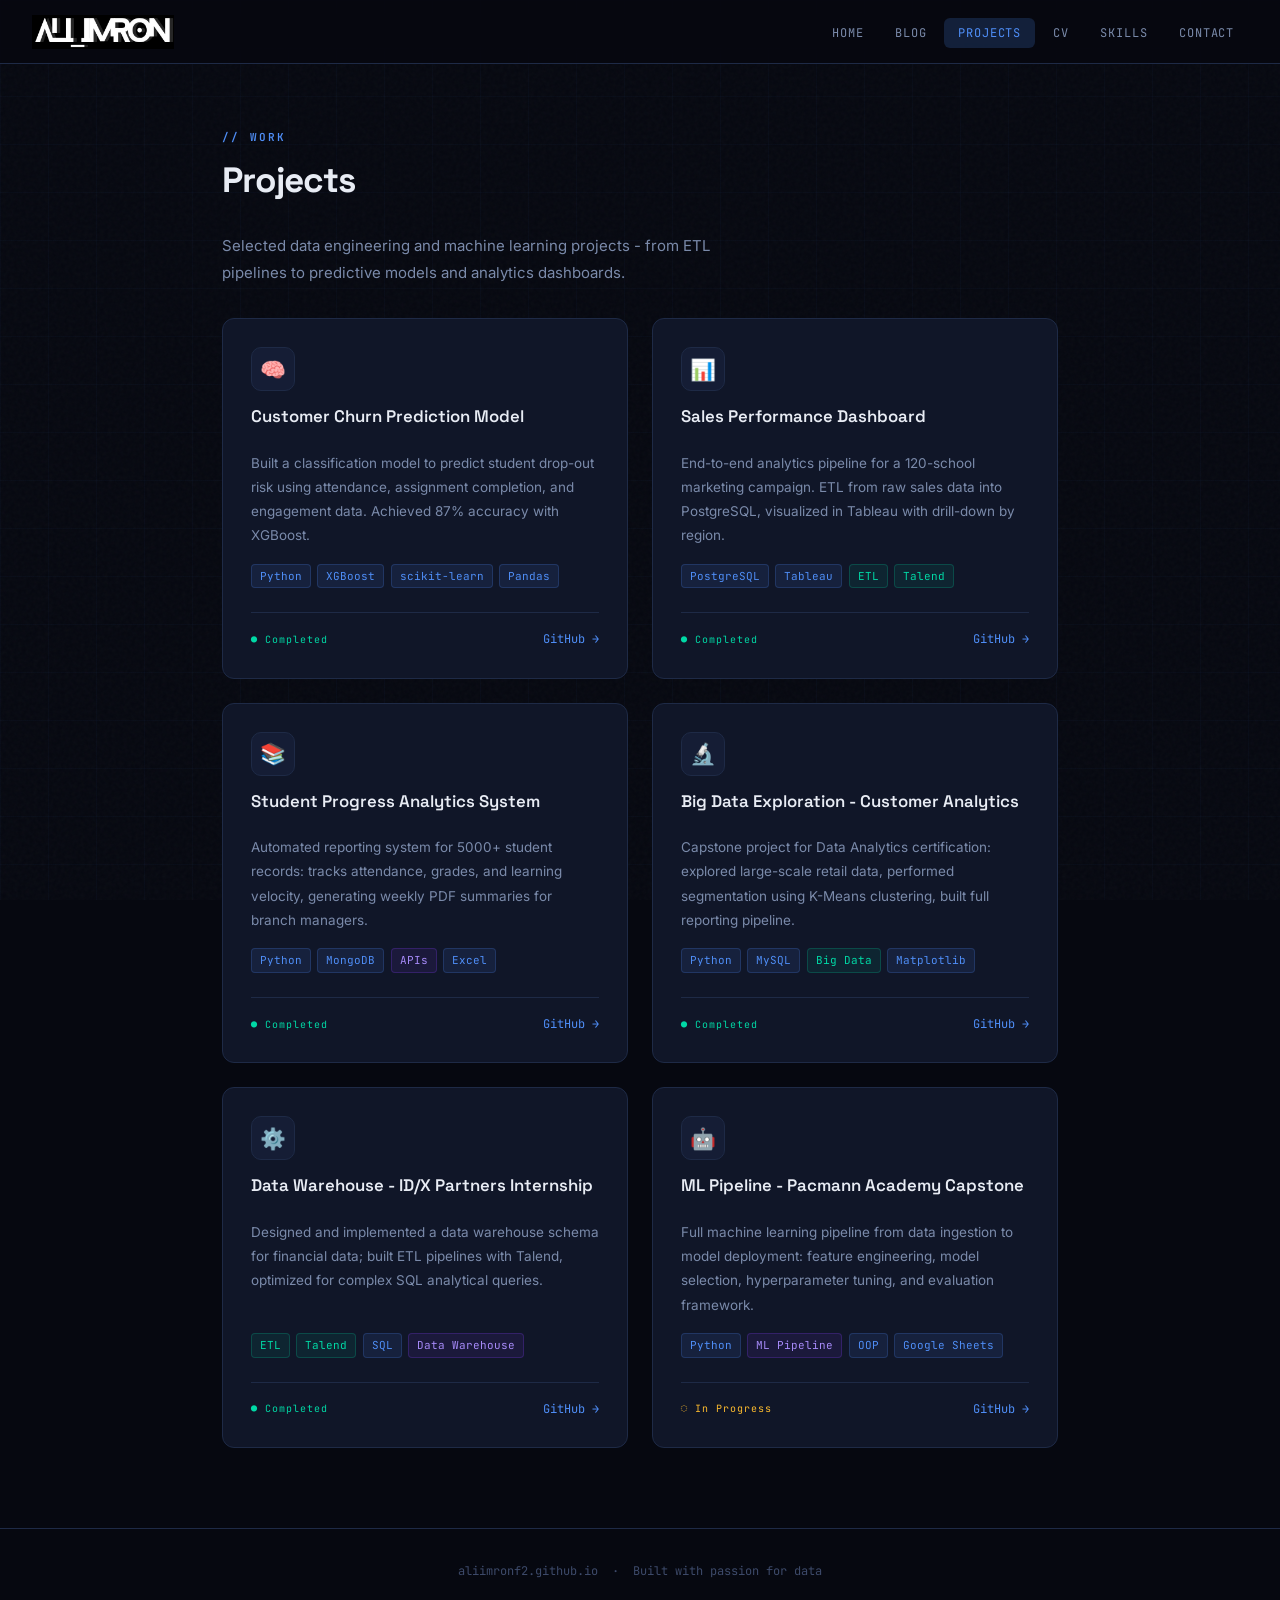
<file: projects.html>
<!DOCTYPE html>
<html lang="en">
<head>
  <meta charset="UTF-8" />
  <meta name="viewport" content="width=device-width, initial-scale=1.0" />
  <meta property="og:description" content="Building models. Teaching python. Turning data into insight." />
  <link rel="icon" type="image/png" href="favicon.png">
  <link rel="apple-touch-icon" href="favicon.png">
  <title>Projects - Ali Imron</title>
  <link rel="stylesheet" href="style.css" />
  <style>
    .page-header {
      max-width: 900px;
      margin: 0 auto;
      padding: 4rem 2rem 2rem;
    }

    .projects-grid {
      max-width: 900px;
      margin: 0 auto;
      padding: 0 2rem 5rem;
      display: grid;
      grid-template-columns: repeat(auto-fill, minmax(380px, 1fr));
      gap: 1.5rem;
    }

    @media (max-width: 640px) {
      .projects-grid { grid-template-columns: 1fr; }
    }

    .project-card {
      background: var(--surface);
      border: 1px solid var(--border);
      border-radius: 12px;
      padding: 1.75rem;
      display: flex;
      flex-direction: column;
      gap: 1rem;
      transition: border-color 0.2s, transform 0.2s, box-shadow 0.2s;
      text-decoration: none;
      color: inherit;
    }

    .project-card:hover {
      border-color: rgba(79,142,247,0.4);
      transform: translateY(-3px);
      box-shadow: 0 12px 32px rgba(79,142,247,0.08);
    }

    .project-icon {
      width: 44px;
      height: 44px;
      background: var(--surface2);
      border: 1px solid var(--border);
      border-radius: 10px;
      display: flex;
      align-items: center;
      justify-content: center;
      font-size: 1.3rem;
    }

    .project-card h3 {
      font-family: var(--sans);
      font-size: 1.05rem;
      font-weight: 600;
      color: var(--text);
    }

    .project-card p {
      font-size: 13.5px;
      color: var(--text-muted);
      flex: 1;
    }

    .project-stack {
      display: flex;
      flex-wrap: wrap;
      gap: 0.4rem;
      margin-top: auto;
    }

    .project-footer {
      display: flex;
      justify-content: space-between;
      align-items: center;
      margin-top: 0.5rem;
      padding-top: 1rem;
      border-top: 1px solid var(--border);
    }

    .project-status {
      font-family: var(--mono);
      font-size: 10px;
      color: var(--text-dim);
      letter-spacing: 0.1em;
    }

    .project-status.wip { color: #febc2e; }
    .project-status.done { color: var(--green); }

    .proj-link {
      font-family: var(--mono);
      font-size: 12px;
      color: var(--accent);
      text-decoration: none;
    }

    .proj-link:hover { text-decoration: underline; }
  </style>
</head>
<body>
  <div class="grid-bg"></div>

  <nav>
    <a href="index.html" class="logo"><img src="logo.png" alt="Ali Imron" /></a>
    <button class="nav-toggle" onclick="document.querySelector('nav ul').classList.toggle('open')">☰</button>
    <ul>
      <li><a href="index.html">Home</a></li>
      <li><a href="blog.html">Blog</a></li>
      <li><a href="projects.html" class="active">Projects</a></li>
      <li><a href="cv.html">CV</a></li>
      <li><a href="skills.html">Skills</a></li>
      <li><a href="contact.html">Contact</a></li>
    </ul>
  </nav>

  <main>
    <div class="page-header">
      <p class="section-label">// work</p>
      <h2>Projects</h2>
      <p style="max-width:520px;">Selected data engineering and machine learning projects - from ETL pipelines to predictive models and analytics dashboards.</p>
    </div>

    <div class="projects-grid">

      <div class="project-card">
        <div class="project-icon">🧠</div>
        <h3>Customer Churn Prediction Model</h3>
        <p>Built a classification model to predict student drop-out risk using attendance, assignment completion, and engagement data. Achieved 87% accuracy with XGBoost.</p>
        <div class="project-stack">
          <span class="tag">Python</span>
          <span class="tag">XGBoost</span>
          <span class="tag">scikit-learn</span>
          <span class="tag">Pandas</span>
        </div>
        <div class="project-footer">
          <span class="project-status done">● Completed</span>
          <a href="https://github.com/aliimronf2" target="_blank" class="proj-link">GitHub →</a>
        </div>
      </div>

      <div class="project-card">
        <div class="project-icon">📊</div>
        <h3>Sales Performance Dashboard</h3>
        <p>End-to-end analytics pipeline for a 120-school marketing campaign. ETL from raw sales data into PostgreSQL, visualized in Tableau with drill-down by region.</p>
        <div class="project-stack">
          <span class="tag">PostgreSQL</span>
          <span class="tag">Tableau</span>
          <span class="tag green">ETL</span>
          <span class="tag green">Talend</span>
        </div>
        <div class="project-footer">
          <span class="project-status done">● Completed</span>
          <a href="https://github.com/aliimronf2" target="_blank" class="proj-link">GitHub →</a>
        </div>
      </div>

      <div class="project-card">
        <div class="project-icon">📚</div>
        <h3>Student Progress Analytics System</h3>
        <p>Automated reporting system for 5000+ student records: tracks attendance, grades, and learning velocity, generating weekly PDF summaries for branch managers.</p>
        <div class="project-stack">
          <span class="tag">Python</span>
          <span class="tag">MongoDB</span>
          <span class="tag purple">APIs</span>
          <span class="tag">Excel</span>
        </div>
        <div class="project-footer">
          <span class="project-status done">● Completed</span>
          <a href="https://github.com/aliimronf2" target="_blank" class="proj-link">GitHub →</a>
        </div>
      </div>

      <div class="project-card">
        <div class="project-icon">🔬</div>
        <h3>Big Data Exploration - Customer Analytics</h3>
        <p>Capstone project for Data Analytics certification: explored large-scale retail data, performed segmentation using K-Means clustering, built full reporting pipeline.</p>
        <div class="project-stack">
          <span class="tag">Python</span>
          <span class="tag">MySQL</span>
          <span class="tag green">Big Data</span>
          <span class="tag">Matplotlib</span>
        </div>
        <div class="project-footer">
          <span class="project-status done">● Completed</span>
          <a href="https://github.com/aliimronf2" target="_blank" class="proj-link">GitHub →</a>
        </div>
      </div>

      <div class="project-card">
        <div class="project-icon">⚙️</div>
        <h3>Data Warehouse - ID/X Partners Internship</h3>
        <p>Designed and implemented a data warehouse schema for financial data; built ETL pipelines with Talend, optimized for complex SQL analytical queries.</p>
        <div class="project-stack">
          <span class="tag green">ETL</span>
          <span class="tag green">Talend</span>
          <span class="tag">SQL</span>
          <span class="tag purple">Data Warehouse</span>
        </div>
        <div class="project-footer">
          <span class="project-status done">● Completed</span>
          <a href="https://github.com/aliimronf2" target="_blank" class="proj-link">GitHub →</a>
        </div>
      </div>

      <div class="project-card">
        <div class="project-icon">🤖</div>
        <h3>ML Pipeline - Pacmann Academy Capstone</h3>
        <p>Full machine learning pipeline from data ingestion to model deployment: feature engineering, model selection, hyperparameter tuning, and evaluation framework.</p>
        <div class="project-stack">
          <span class="tag">Python</span>
          <span class="tag purple">ML Pipeline</span>
          <span class="tag">OOP</span>
          <span class="tag">Google Sheets</span>
        </div>
        <div class="project-footer">
          <span class="project-status wip">◌ In Progress</span>
          <a href="https://github.com/aliimronf2" target="_blank" class="proj-link">GitHub →</a>
        </div>
      </div>

    </div>
  </main>

  <footer>
    <span>aliimronf2.github.io</span> &nbsp;·&nbsp; <span>Built with passion for data</span>
  </footer>
</body>
</html>
</file>
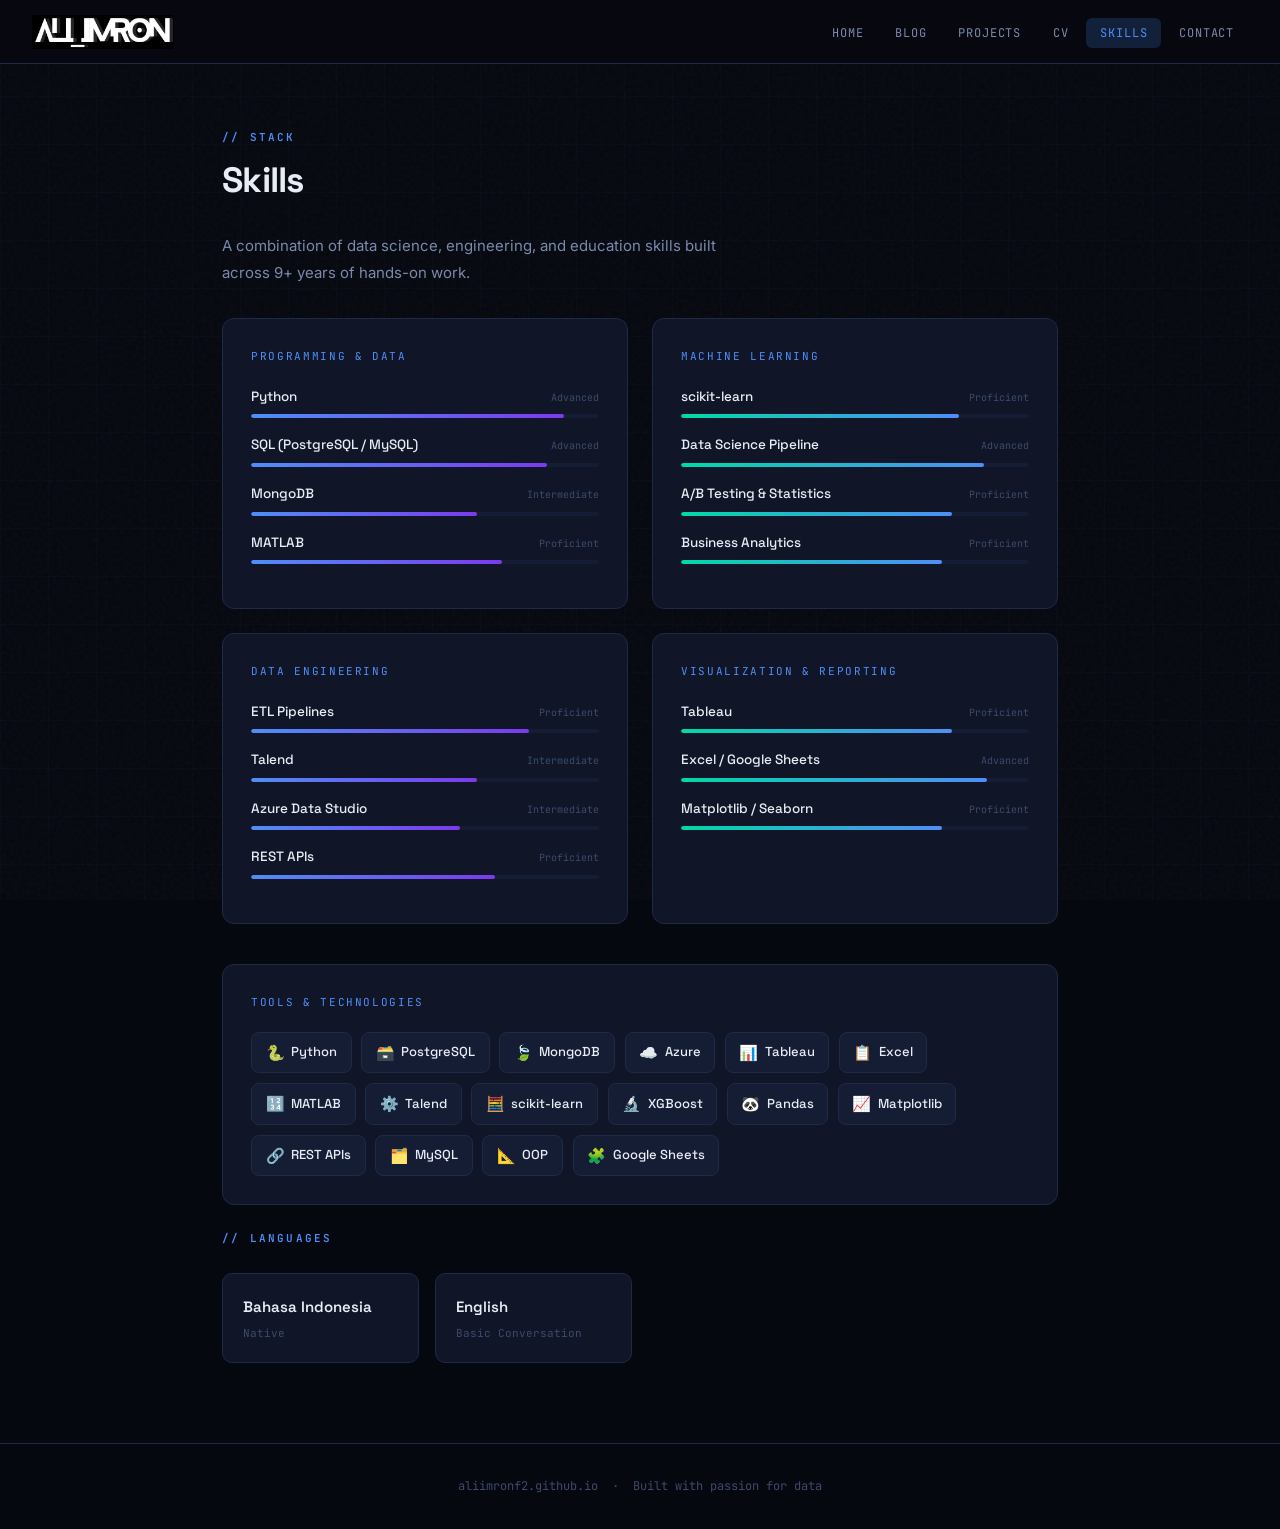
<file: skills.html>
<!DOCTYPE html>
<html lang="en">
<head>
  <meta charset="UTF-8" />
  <meta name="viewport" content="width=device-width, initial-scale=1.0" />
  <meta property="og:description" content="Building models. Teaching python. Turning data into insight." />
  <link rel="icon" type="image/png" href="favicon.png">
  <link rel="apple-touch-icon" href="favicon.png">
  <title>Skills - Ali Imron</title>
  <link rel="stylesheet" href="style.css" />
  <style>
    .page-header {
      max-width: 900px;
      margin: 0 auto;
      padding: 4rem 2rem 2rem;
    }

    .skills-content {
      max-width: 900px;
      margin: 0 auto;
      padding: 0 2rem 5rem;
    }

    .skills-grid {
      display: grid;
      grid-template-columns: repeat(auto-fill, minmax(380px, 1fr));
      gap: 1.5rem;
      margin-bottom: 2.5rem;
    }

    @media (max-width: 640px) {
      .skills-grid { grid-template-columns: 1fr; }
    }

    .skills-group {
      background: var(--surface);
      border: 1px solid var(--border);
      border-radius: 12px;
      padding: 1.75rem;
    }

    .skills-group-title {
      font-family: var(--mono);
      font-size: 11px;
      letter-spacing: 0.15em;
      text-transform: uppercase;
      color: var(--accent);
      margin-bottom: 1.25rem;
    }

    .skill-item {
      margin-bottom: 1rem;
    }

    .skill-header {
      display: flex;
      justify-content: space-between;
      align-items: center;
      margin-bottom: 0.35rem;
    }

    .skill-name {
      font-family: var(--sans);
      font-size: 13.5px;
      font-weight: 500;
      color: var(--text);
    }

    .skill-level {
      font-family: var(--mono);
      font-size: 10px;
      color: var(--text-dim);
    }

    .skill-bar {
      height: 4px;
      background: var(--surface2);
      border-radius: 2px;
      overflow: hidden;
    }

    .skill-fill {
      height: 100%;
      border-radius: 2px;
      background: linear-gradient(90deg, var(--accent), var(--accent2));
      transition: width 1s ease;
    }

    .skill-fill.green {
      background: linear-gradient(90deg, var(--green), var(--accent));
    }

    /* TOOLS TAG CLOUD */
    .tools-cloud {
      background: var(--surface);
      border: 1px solid var(--border);
      border-radius: 12px;
      padding: 1.75rem;
    }

    .tools-cloud-title {
      font-family: var(--mono);
      font-size: 11px;
      letter-spacing: 0.15em;
      text-transform: uppercase;
      color: var(--accent);
      margin-bottom: 1.25rem;
    }

    .tools-list {
      display: flex;
      flex-wrap: wrap;
      gap: 0.6rem;
    }

    .tool-chip {
      display: flex;
      align-items: center;
      gap: 0.4rem;
      background: var(--surface2);
      border: 1px solid var(--border);
      border-radius: 8px;
      padding: 0.45rem 0.85rem;
      font-family: var(--sans);
      font-size: 13px;
      font-weight: 500;
      color: var(--text);
      transition: border-color 0.2s, color 0.2s;
    }

    .tool-chip:hover {
      border-color: rgba(79,142,247,0.4);
      color: var(--accent);
    }

    .tool-chip .icon { font-size: 15px; }

    /* LANGUAGES */
    .lang-row {
      display: grid;
      grid-template-columns: repeat(auto-fill, minmax(180px, 1fr));
      gap: 1rem;
      margin-top: 1.5rem;
    }

    .lang-card {
      background: var(--surface);
      border: 1px solid var(--border);
      border-radius: 10px;
      padding: 1.25rem;
    }

    .lang-card .lang-name {
      font-family: var(--sans);
      font-weight: 600;
      color: var(--text);
      margin-bottom: 0.25rem;
    }

    .lang-card .lang-level {
      font-family: var(--mono);
      font-size: 11px;
      color: var(--text-dim);
    }
  </style>
</head>
<body>
  <div class="grid-bg"></div>

  <nav>
    <a href="index.html" class="logo"><img src="logo.png" alt="Ali Imron" /></a>
    <button class="nav-toggle" onclick="document.querySelector('nav ul').classList.toggle('open')">☰</button>
    <ul>
      <li><a href="index.html">Home</a></li>
      <li><a href="blog.html">Blog</a></li>
      <li><a href="projects.html">Projects</a></li>
      <li><a href="cv.html">CV</a></li>
      <li><a href="skills.html" class="active">Skills</a></li>
      <li><a href="contact.html">Contact</a></li>
    </ul>
  </nav>

  <main>
    <div class="page-header">
      <p class="section-label">// stack</p>
      <h2>Skills</h2>
      <p style="max-width:520px;">A combination of data science, engineering, and education skills built across 9+ years of hands-on work.</p>
    </div>

    <div class="skills-content">

      <div class="skills-grid">

        <div class="skills-group">
          <div class="skills-group-title">Programming & Data</div>

          <div class="skill-item">
            <div class="skill-header"><span class="skill-name">Python</span><span class="skill-level">Advanced</span></div>
            <div class="skill-bar"><div class="skill-fill" style="width:90%"></div></div>
          </div>
          <div class="skill-item">
            <div class="skill-header"><span class="skill-name">SQL (PostgreSQL / MySQL)</span><span class="skill-level">Advanced</span></div>
            <div class="skill-bar"><div class="skill-fill" style="width:85%"></div></div>
          </div>
          <div class="skill-item">
            <div class="skill-header"><span class="skill-name">MongoDB</span><span class="skill-level">Intermediate</span></div>
            <div class="skill-bar"><div class="skill-fill" style="width:65%"></div></div>
          </div>
          <div class="skill-item">
            <div class="skill-header"><span class="skill-name">MATLAB</span><span class="skill-level">Proficient</span></div>
            <div class="skill-bar"><div class="skill-fill" style="width:72%"></div></div>
          </div>
        </div>

        <div class="skills-group">
          <div class="skills-group-title">Machine Learning</div>

          <div class="skill-item">
            <div class="skill-header"><span class="skill-name">scikit-learn</span><span class="skill-level">Proficient</span></div>
            <div class="skill-bar"><div class="skill-fill green" style="width:80%"></div></div>
          </div>
          <div class="skill-item">
            <div class="skill-header"><span class="skill-name">Data Science Pipeline</span><span class="skill-level">Advanced</span></div>
            <div class="skill-bar"><div class="skill-fill green" style="width:87%"></div></div>
          </div>
          <div class="skill-item">
            <div class="skill-header"><span class="skill-name">A/B Testing & Statistics</span><span class="skill-level">Proficient</span></div>
            <div class="skill-bar"><div class="skill-fill green" style="width:78%"></div></div>
          </div>
          <div class="skill-item">
            <div class="skill-header"><span class="skill-name">Business Analytics</span><span class="skill-level">Proficient</span></div>
            <div class="skill-bar"><div class="skill-fill green" style="width:75%"></div></div>
          </div>
        </div>

        <div class="skills-group">
          <div class="skills-group-title">Data Engineering</div>

          <div class="skill-item">
            <div class="skill-header"><span class="skill-name">ETL Pipelines</span><span class="skill-level">Proficient</span></div>
            <div class="skill-bar"><div class="skill-fill" style="width:80%"></div></div>
          </div>
          <div class="skill-item">
            <div class="skill-header"><span class="skill-name">Talend</span><span class="skill-level">Intermediate</span></div>
            <div class="skill-bar"><div class="skill-fill" style="width:65%"></div></div>
          </div>
          <div class="skill-item">
            <div class="skill-header"><span class="skill-name">Azure Data Studio</span><span class="skill-level">Intermediate</span></div>
            <div class="skill-bar"><div class="skill-fill" style="width:60%"></div></div>
          </div>
          <div class="skill-item">
            <div class="skill-header"><span class="skill-name">REST APIs</span><span class="skill-level">Proficient</span></div>
            <div class="skill-bar"><div class="skill-fill" style="width:70%"></div></div>
          </div>
        </div>

        <div class="skills-group">
          <div class="skills-group-title">Visualization & Reporting</div>

          <div class="skill-item">
            <div class="skill-header"><span class="skill-name">Tableau</span><span class="skill-level">Proficient</span></div>
            <div class="skill-bar"><div class="skill-fill green" style="width:78%"></div></div>
          </div>
          <div class="skill-item">
            <div class="skill-header"><span class="skill-name">Excel / Google Sheets</span><span class="skill-level">Advanced</span></div>
            <div class="skill-bar"><div class="skill-fill green" style="width:88%"></div></div>
          </div>
          <div class="skill-item">
            <div class="skill-header"><span class="skill-name">Matplotlib / Seaborn</span><span class="skill-level">Proficient</span></div>
            <div class="skill-bar"><div class="skill-fill green" style="width:75%"></div></div>
          </div>
        </div>

      </div>

      <div class="tools-cloud">
        <div class="tools-cloud-title">Tools & Technologies</div>
        <div class="tools-list">
          <div class="tool-chip"><span class="icon">🐍</span> Python</div>
          <div class="tool-chip"><span class="icon">🗃️</span> PostgreSQL</div>
          <div class="tool-chip"><span class="icon">🍃</span> MongoDB</div>
          <div class="tool-chip"><span class="icon">☁️</span> Azure</div>
          <div class="tool-chip"><span class="icon">📊</span> Tableau</div>
          <div class="tool-chip"><span class="icon">📋</span> Excel</div>
          <div class="tool-chip"><span class="icon">🔢</span> MATLAB</div>
          <div class="tool-chip"><span class="icon">⚙️</span> Talend</div>
          <div class="tool-chip"><span class="icon">🧮</span> scikit-learn</div>
          <div class="tool-chip"><span class="icon">🔬</span> XGBoost</div>
          <div class="tool-chip"><span class="icon">🐼</span> Pandas</div>
          <div class="tool-chip"><span class="icon">📈</span> Matplotlib</div>
          <div class="tool-chip"><span class="icon">🔗</span> REST APIs</div>
          <div class="tool-chip"><span class="icon">🗂️</span> MySQL</div>
          <div class="tool-chip"><span class="icon">📐</span> OOP</div>
          <div class="tool-chip"><span class="icon">🧩</span> Google Sheets</div>
        </div>
      </div>

      <div style="margin-top:1.5rem;">
        <p class="section-label">// languages</p>
        <div class="lang-row">
          <div class="lang-card">
            <div class="lang-name">Bahasa Indonesia</div>
            <div class="lang-level">Native</div>
          </div>
          <div class="lang-card">
            <div class="lang-name">English</div>
            <div class="lang-level">Basic Conversation</div>
          </div>
        </div>
      </div>

    </div>
  </main>

  <footer>
    <span>aliimronf2.github.io</span> &nbsp;·&nbsp; <span>Built with passion for data</span>
  </footer>
</body>
</html>
</file>
<file: style.css>
@import url('https://fonts.googleapis.com/css2?family=Space+Grotesk:wght@300;400;500;600;700&family=JetBrains+Mono:wght@300;400;600&family=Inter:wght@300;400;500&display=swap');

:root {
  --bg: #060810;
  --bg2: #0c1020;
  --surface: #101628;
  --surface2: #151d35;
  --accent: #4f8ef7;
  --accent2: #7c3aed;
  --accent-glow: rgba(79,142,247,0.18);
  --green: #00d9a6;
  --text: #e8ecf4;
  --text-muted: #7a8aaa;
  --text-dim: #3d4a6a;
  --border: #1e2a46;
  --mono: 'JetBrains Mono', monospace;
  --sans: 'Space Grotesk', sans-serif;
  --body: 'Inter', sans-serif;
}

*, *::before, *::after { box-sizing: border-box; margin: 0; padding: 0; }

html { scroll-behavior: smooth; }

body {
  background: var(--bg);
  color: var(--text);
  font-family: var(--body);
  font-size: 15px;
  line-height: 1.7;
  min-height: 100vh;
}

/* NOISE TEXTURE OVERLAY */
body::before {
  content: '';
  position: fixed;
  inset: 0;
  background-image: url("data:image/svg+xml,%3Csvg viewBox='0 0 256 256' xmlns='http://www.w3.org/2000/svg'%3E%3Cfilter id='noise'%3E%3CfeTurbulence type='fractalNoise' baseFrequency='0.9' numOctaves='4' stitchTiles='stitch'/%3E%3C/filter%3E%3Crect width='100%25' height='100%25' filter='url(%23noise)' opacity='0.03'/%3E%3C/svg%3E");
  pointer-events: none;
  z-index: 0;
}

/* NAV */
nav {
  position: fixed;
  top: 0; left: 0; right: 0;
  z-index: 100;
  background: rgba(6,8,16,0.85);
  backdrop-filter: blur(16px);
  border-bottom: 1px solid var(--border);
  padding: 0 2rem;
  height: 64px;
  display: flex;
  align-items: center;
  justify-content: space-between;
}

nav .logo {
  display: flex;
  align-items: center;
}

nav .logo img {
  height: 34px;
  width: auto;
}

nav ul {
  list-style: none;
  display: flex;
  gap: 0.25rem;
}

nav ul li a {
  color: var(--text-muted);
  text-decoration: none;
  font-family: var(--mono);
  font-size: 12px;
  font-weight: 400;
  letter-spacing: 0.08em;
  text-transform: uppercase;
  padding: 0.45rem 0.85rem;
  border-radius: 6px;
  transition: color 0.2s, background 0.2s;
}

nav ul li a:hover,
nav ul li a.active {
  color: var(--accent);
  background: var(--accent-glow);
}

/* HAMBURGER BUTTON */
.nav-toggle {
  display: none;
  background: transparent;
  border: 1px solid var(--border);
  color: var(--text-muted);
  font-size: 18px;
  width: 38px;
  height: 38px;
  border-radius: 8px;
  cursor: pointer;
  align-items: center;
  justify-content: center;
  transition: border-color 0.2s, color 0.2s;
  flex-shrink: 0;
}

.nav-toggle:hover {
  border-color: var(--accent);
  color: var(--accent);
}

/* MAIN LAYOUT */
main {
  position: relative;
  z-index: 1;
  padding-top: 64px;
}

/* GRID BACKGROUND EFFECT */
.grid-bg {
  position: fixed;
  inset: 0;
  background-image:
    linear-gradient(rgba(79,142,247,0.03) 1px, transparent 1px),
    linear-gradient(90deg, rgba(79,142,247,0.03) 1px, transparent 1px);
  background-size: 48px 48px;
  pointer-events: none;
  z-index: 0;
}

/* SECTIONS */
.section {
  max-width: 900px;
  margin: 0 auto;
  padding: 5rem 2rem;
}

.section-label {
  font-family: var(--mono);
  font-size: 11px;
  font-weight: 600;
  letter-spacing: 0.2em;
  text-transform: uppercase;
  color: var(--accent);
  margin-bottom: 0.75rem;
}

h1, h2, h3 {
  font-family: var(--sans);
  font-weight: 700;
  line-height: 1.15;
}

h1 { font-size: clamp(2.4rem, 6vw, 4rem); letter-spacing: -0.02em; }
h2 { font-size: clamp(1.6rem, 3vw, 2.2rem); letter-spacing: -0.02em; margin-bottom: 2rem; }
h3 { font-size: 1.1rem; font-weight: 600; margin-bottom: 0.5rem; }

p { color: var(--text-muted); line-height: 1.8; }

/* CARD */
.card {
  background: var(--surface);
  border: 1px solid var(--border);
  border-radius: 12px;
  padding: 1.75rem;
  transition: border-color 0.25s, transform 0.25s, box-shadow 0.25s;
}

.card:hover {
  border-color: rgba(79,142,247,0.4);
  transform: translateY(-2px);
  box-shadow: 0 8px 32px rgba(79,142,247,0.08);
}

/* TAG / BADGE */
.tag {
  display: inline-block;
  font-family: var(--mono);
  font-size: 11px;
  font-weight: 400;
  color: var(--accent);
  background: rgba(79,142,247,0.1);
  border: 1px solid rgba(79,142,247,0.2);
  border-radius: 4px;
  padding: 2px 8px;
}

.tag.green {
  color: var(--green);
  background: rgba(0,217,166,0.08);
  border-color: rgba(0,217,166,0.2);
}

.tag.purple {
  color: #a78bfa;
  background: rgba(124,58,237,0.1);
  border-color: rgba(124,58,237,0.25);
}

/* DIVIDER */
.divider {
  border: none;
  border-top: 1px solid var(--border);
  margin: 3rem 0;
}

/* BUTTON */
.btn {
  display: inline-flex;
  align-items: center;
  gap: 0.5rem;
  font-family: var(--sans);
  font-weight: 600;
  font-size: 14px;
  padding: 0.65rem 1.4rem;
  border-radius: 8px;
  text-decoration: none;
  transition: all 0.2s;
  cursor: pointer;
  border: none;
}

.btn-primary {
  background: var(--accent);
  color: #fff;
}
.btn-primary:hover { background: #6ea3ff; box-shadow: 0 0 24px rgba(79,142,247,0.35); }

.btn-outline {
  background: transparent;
  color: var(--text);
  border: 1px solid var(--border);
}
.btn-outline:hover { border-color: var(--accent); color: var(--accent); }

/* FOOTER */
footer {
  position: relative;
  z-index: 1;
  border-top: 1px solid var(--border);
  padding: 2rem;
  text-align: center;
  font-family: var(--mono);
  font-size: 12px;
  color: var(--text-dim);
}

/* GLOW BLOB */
.glow-blob {
  position: absolute;
  border-radius: 50%;
  filter: blur(80px);
  pointer-events: none;
  z-index: 0;
}

/* MOBILE */
@media (max-width: 640px) {
  .nav-toggle {
    display: inline-flex;
  }

  nav ul {
    display: none;
    flex-direction: column;
    gap: 0;
    position: absolute;
    top: 64px;
    left: 0;
    right: 0;
    background: rgba(6,8,16,0.97);
    backdrop-filter: blur(16px);
    border-bottom: 1px solid var(--border);
    padding: 0.75rem 1.25rem 1rem;
  }

  nav ul.open {
    display: flex;
  }

  nav ul li a {
    display: block;
    font-size: 12px;
    padding: 0.65rem 0.85rem;
    border-radius: 6px;
  }

  .section {
    padding: 3.5rem 1.25rem;
  }
}
</file>
